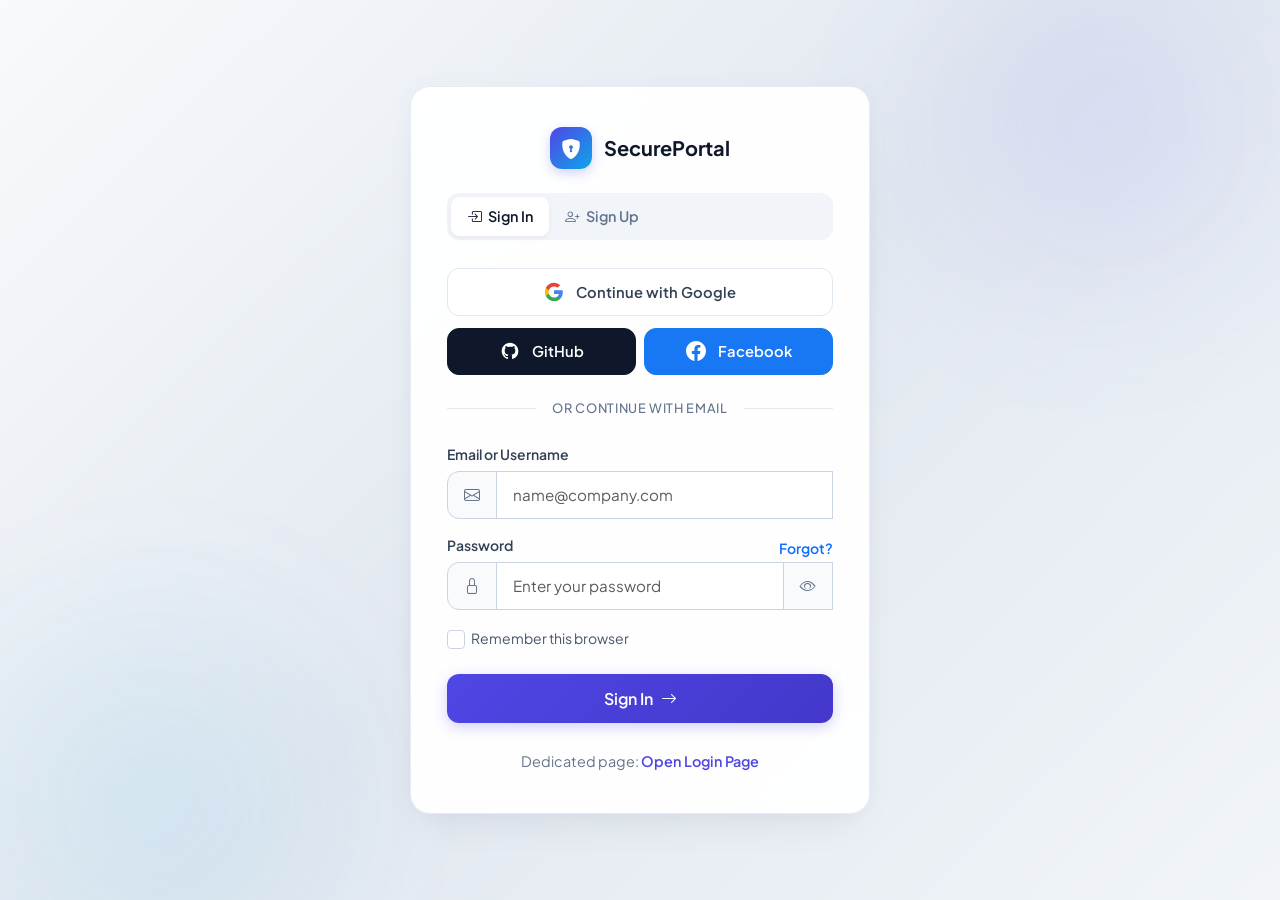
<file: auth-service/src/main/resources/static/index.html>
<!DOCTYPE html>
<html lang="en">
<head>
  <meta charset="UTF-8">
  <meta name="viewport" content="width=device-width, initial-scale=1.0">
  <title>Authentication Portal - Login & Sign Up</title>
  <meta name="description" content="Modern authentication frontend with Google, GitHub, and Facebook OAuth">

  <!-- Google Fonts: Plus Jakarta Sans -->
  <link rel="preconnect" href="https://fonts.googleapis.com">
  <link rel="preconnect" href="https://fonts.gstatic.com" crossorigin>
  <link href="https://fonts.googleapis.com/css2?family=Plus+Jakarta+Sans:wght@400;500;600;700&display=swap" rel="stylesheet">

  <!-- Bootstrap 5.3 CSS -->
  <link href="https://cdn.jsdelivr.net/npm/bootstrap@5.3.3/dist/css/bootstrap.min.css" rel="stylesheet">

  <!-- Bootstrap Icons -->
  <link rel="stylesheet" href="https://cdn.jsdelivr.net/npm/bootstrap-icons@1.11.3/font/bootstrap-icons.min.css">

  <!-- Custom Styles -->
  <link rel="stylesheet" href="css/style.css">
</head>
<body>

  <!-- Ambient background glow elements -->
  <div class="bg-ambient-blob blob-1"></div>
  <div class="bg-ambient-blob blob-2"></div>

  <main class="auth-wrapper">
    <div class="auth-card">
      
      <!-- Brand Logo / Header -->
      <div class="text-center">
        <a href="index.html" class="auth-brand">
          <div class="auth-brand-icon">
            <i class="bi bi-shield-lock-fill fs-5"></i>
          </div>
          <span>SecurePortal</span>
        </a>
      </div>

      <!-- Tab Switcher for Seamless Interaction -->
      <ul class="nav auth-nav-tabs" id="authTabs" role="tablist">
        <li class="nav-item" role="presentation">
          <button class="nav-link active" id="login-tab" data-bs-toggle="tab" data-bs-target="#loginPane" type="button" role="tab" aria-controls="loginPane" aria-selected="true">
            <i class="bi bi-box-arrow-in-right me-1"></i> Sign In
          </button>
        </li>
        <li class="nav-item" role="presentation">
          <button class="nav-link" id="signup-tab" data-bs-toggle="tab" data-bs-target="#signupPane" type="button" role="tab" aria-controls="signupPane" aria-selected="false">
            <i class="bi bi-person-plus me-1"></i> Sign Up
          </button>
        </li>
      </ul>

      <!-- Common Social OAuth Sign-In (Google, GitHub, Facebook) -->
      <div class="oauth-group">
        <!-- Google OAuth -->
        <button type="button" class="btn btn-oauth btn-oauth-google" data-oauth-provider="google">
          <svg viewBox="0 0 24 24" width="20" height="20" aria-hidden="true">
            <path fill="#4285F4" d="M22.56 12.25c0-.78-.07-1.53-.2-2.25H12v4.26h5.92c-.26 1.37-1.04 2.53-2.21 3.31v2.77h3.57c2.08-1.92 3.28-4.74 3.28-8.09z"/>
            <path fill="#34A853" d="M12 23c2.97 0 5.46-.98 7.28-2.66l-3.57-2.77c-.98.66-2.23 1.06-3.71 1.06-2.86 0-5.29-1.93-6.16-4.53H2.18v2.84C3.99 20.53 7.7 23 12 23z"/>
            <path fill="#FBBC05" d="M5.84 14.09c-.22-.66-.35-1.36-.35-2.09s.13-1.43.35-2.09V7.06H2.18C1.43 8.55 1 10.22 1 12s.43 3.45 1.18 4.94l2.85-2.22.81-.63z"/>
            <path fill="#EA4335" d="M12 5.38c1.62 0 3.06.56 4.21 1.64l3.15-3.15C17.45 2.09 14.97 1 12 1 7.7 1 3.99 3.47 2.18 7.06l3.66 2.84c.87-2.6 3.3-4.52 6.16-4.52z"/>
          </svg>
          <span>Continue with Google</span>
        </button>

        <!-- GitHub & Facebook Row -->
        <div class="row g-2">
          <div class="col-6">
            <button type="button" class="btn btn-oauth btn-oauth-github w-100" data-oauth-provider="github">
              <svg viewBox="0 0 24 24" width="20" height="20" fill="currentColor" aria-hidden="true">
                <path fill-rule="evenodd" clip-rule="evenodd" d="M12 2C6.477 2 2 6.484 2 12.017c0 4.425 2.865 8.18 6.839 9.504.5.092.682-.217.682-.483 0-.237-.008-.868-.013-1.703-2.782.605-3.369-1.343-3.369-1.343-.454-1.158-1.11-1.466-1.11-1.466-.908-.62.069-.608.069-.608 1.003.07 1.53 1.032 1.53 1.032.892 1.53 2.341 1.088 2.91.832.092-.647.35-1.088.636-1.338-2.22-.253-4.555-1.113-4.555-4.951 0-1.093.39-1.988 1.029-2.688-.103-.253-.446-1.272.098-2.65 0 0 .84-.27 2.75 1.026A9.564 9.564 0 0112 6.844c.85.004 1.705.115 2.504.337 1.909-1.296 2.747-1.027 2.747-1.027.546 1.379.202 2.398.1 2.651.64.7 1.028 1.595 1.028 2.688 0 3.848-2.339 4.695-4.566 4.943.359.309.678.92.678 1.855 0 1.338-.012 2.419-.012 2.747 0 .268.18.58.688.482A10.019 10.019 0 0022 12.017C22 6.484 17.522 2 12 2z"/>
              </svg>
              <span>GitHub</span>
            </button>
          </div>
          <div class="col-6">
            <button type="button" class="btn btn-oauth btn-oauth-facebook w-100" data-oauth-provider="facebook">
              <svg viewBox="0 0 24 24" width="20" height="20" fill="currentColor" aria-hidden="true">
                <path d="M24 12.073c0-6.627-5.373-12-12-12s-12 5.373-12 12c0 5.99 4.388 10.954 10.125 11.854v-8.385H7.078v-3.47h3.047V9.43c0-3.007 1.792-4.669 4.533-4.669 1.312 0 2.686.235 2.686.235v2.953H15.83c-1.491 0-1.956.925-1.956 1.874v2.25h3.328l-.532 3.47h-2.796v8.385C19.612 23.027 24 18.062 24 12.073z"/>
              </svg>
              <span>Facebook</span>
            </button>
          </div>
        </div>
      </div>

      <!-- Divider -->
      <div class="auth-divider">
        <span>or continue with email</span>
      </div>

      <!-- Tab Content Panels -->
      <div class="tab-content" id="authTabContent">
        
        <!-- PANE 1: LOGIN -->
        <div class="tab-pane fade show active" id="loginPane" role="tabpanel" aria-labelledby="login-tab">
          <div id="loginAlertArea"></div>

          <form id="loginForm" novalidate autocomplete="on">
            <!-- Email / Username -->
            <div class="mb-3">
              <label for="loginIdentifier" class="form-label">Email or Username</label>
              <div class="input-group">
                <span class="input-group-text"><i class="bi bi-envelope"></i></span>
                <input 
                  type="text" 
                  class="form-control" 
                  id="loginIdentifier" 
                  name="username"
                  placeholder="name@company.com" 
                  autocomplete="username" 
                  inputmode="email"
                  required>
                <div class="invalid-feedback">Please enter your email or username.</div>
              </div>
            </div>

            <!-- Password -->
            <div class="mb-3">
              <div class="d-flex justify-content-between align-items-center">
                <label for="loginPassword" class="form-label">Password</label>
                <a href="#forgotPasswordModal" class="small text-decoration-none text-primary fw-semibold" data-bs-toggle="modal">Forgot?</a>
              </div>
              <div class="input-group">
                <span class="input-group-text"><i class="bi bi-lock"></i></span>
                <input 
                  type="password" 
                  class="form-control" 
                  id="loginPassword" 
                  name="password"
                  placeholder="Enter your password" 
                  autocomplete="current-password" 
                  required>
                <button 
                  type="button" 
                  class="btn btn-password-toggle" 
                  data-target="loginPassword" 
                  aria-label="Toggle password visibility" 
                  aria-pressed="false"
                  tabindex="-1">
                  <i class="bi bi-eye"></i>
                </button>
                <div class="invalid-feedback">Please enter your password.</div>
              </div>
            </div>

            <!-- Remember me -->
            <div class="form-check mb-4">
              <input class="form-check-input" type="checkbox" id="rememberMe" name="remember">
              <label class="form-check-label" for="rememberMe">Remember this browser</label>
            </div>

            <!-- Submit -->
            <button type="submit" class="btn btn-auth-submit">
              <span>Sign In</span>
              <i class="bi bi-arrow-right"></i>
            </button>
          </form>

          <div class="auth-footer">
            Dedicated page: <a href="login.html">Open Login Page</a>
          </div>
        </div>

        <!-- PANE 2: SIGN UP -->
        <div class="tab-pane fade" id="signupPane" role="tabpanel" aria-labelledby="signup-tab">
          <div id="signupAlertArea"></div>

          <form id="signupForm" novalidate autocomplete="on">
            <!-- Full Name -->
            <div class="mb-3">
              <label for="signupName" class="form-label">Full Name</label>
              <div class="input-group">
                <span class="input-group-text"><i class="bi bi-person"></i></span>
                <input 
                  type="text" 
                  class="form-control" 
                  id="signupName" 
                  name="name"
                  placeholder="Alex Johnson" 
                  autocomplete="name" 
                  required>
                <div class="invalid-feedback">Please enter your full name.</div>
              </div>
            </div>

            <!-- Email -->
            <div class="mb-3">
              <label for="signupEmail" class="form-label">Email Address</label>
              <div class="input-group">
                <span class="input-group-text"><i class="bi bi-envelope"></i></span>
                <input 
                  type="email" 
                  class="form-control" 
                  id="signupEmail" 
                  name="email"
                  placeholder="alex@company.com" 
                  autocomplete="email" 
                  inputmode="email"
                  required>
                <div class="invalid-feedback">Please enter a valid email.</div>
              </div>
            </div>

            <!-- Password -->
            <div class="mb-2">
              <label for="signupPassword" class="form-label">Password</label>
              <div class="input-group">
                <span class="input-group-text"><i class="bi bi-shield-lock"></i></span>
                <input 
                  type="password" 
                  class="form-control" 
                  id="signupPassword" 
                  name="new-password"
                  placeholder="Create strong password" 
                  autocomplete="new-password" 
                  required>
                <button 
                  type="button" 
                  class="btn btn-password-toggle" 
                  data-target="signupPassword" 
                  aria-label="Toggle password visibility" 
                  aria-pressed="false"
                  tabindex="-1">
                  <i class="bi bi-eye"></i>
                </button>
                <div class="invalid-feedback">Password is required.</div>
              </div>

              <!-- Password Strength Meter -->
              <div class="password-strength-container">
                <div class="password-strength-meter">
                  <div class="strength-bar" id="strengthBar"></div>
                </div>
                <div class="strength-text">
                  <span>Strength</span>
                  <span id="strengthLabel"></span>
                </div>

                <!-- Checklist -->
                <ul class="password-criteria-list">
                  <li class="criteria-item" id="crit-length"><i class="bi bi-circle"></i> 8+ characters</li>
                  <li class="criteria-item" id="crit-upper"><i class="bi bi-circle"></i> Uppercase</li>
                  <li class="criteria-item" id="crit-lower"><i class="bi bi-circle"></i> Lowercase</li>
                  <li class="criteria-item" id="crit-number"><i class="bi bi-circle"></i> Number (0-9)</li>
                  <li class="criteria-item" id="crit-special"><i class="bi bi-circle"></i> Special symbol</li>
                </ul>
              </div>
            </div>

            <!-- Confirm Password -->
            <div class="mb-3 mt-3">
              <label for="confirmPassword" class="form-label">Confirm Password</label>
              <div class="input-group">
                <span class="input-group-text"><i class="bi bi-check2-circle"></i></span>
                <input 
                  type="password" 
                  class="form-control" 
                  id="confirmPassword" 
                  placeholder="Confirm your password" 
                  autocomplete="new-password" 
                  required>
                <button 
                  type="button" 
                  class="btn btn-password-toggle" 
                  data-target="confirmPassword" 
                  aria-label="Toggle password visibility" 
                  aria-pressed="false"
                  tabindex="-1">
                  <i class="bi bi-eye"></i>
                </button>
                <div class="invalid-feedback">Passwords must match.</div>
              </div>
            </div>

            <!-- Terms -->
            <div class="form-check mb-4">
              <input class="form-check-input" type="checkbox" id="termsCheckbox" required>
              <label class="form-check-label" for="termsCheckbox">
                I agree to the <a href="#" class="text-decoration-none text-primary">Terms</a> and <a href="#" class="text-decoration-none text-primary">Privacy</a>
              </label>
              <div class="invalid-feedback">You must accept the terms.</div>
            </div>

            <!-- Submit -->
            <button type="submit" class="btn btn-auth-submit">
              <span>Create Account</span>
              <i class="bi bi-arrow-right"></i>
            </button>
          </form>

          <div class="auth-footer">
            Dedicated page: <a href="signup.html">Open Signup Page</a>
          </div>
        </div>

      </div>

    </div>
  </main>

  <!-- Forgot Password Bootstrap Modal -->
  <div class="modal fade" id="forgotPasswordModal" tabindex="-1" aria-labelledby="forgotPasswordModalLabel" aria-hidden="true">
    <div class="modal-dialog modal-dialog-centered">
      <div class="modal-content rounded-4 border-0 shadow">
        <div class="modal-header border-bottom-0 pb-0">
          <h2 class="modal-title fs-5 fw-bold" id="forgotPasswordModalLabel">Reset Password</h2>
          <button type="button" class="btn-close" data-bs-dismiss="modal" aria-label="Close"></button>
        </div>
        <div class="modal-body py-4">
          <p class="text-muted small mb-3">Enter your registered email address and we will send you a password recovery link.</p>
          <div id="forgotPasswordAlert"></div>
          <form id="forgotPasswordForm" novalidate>
            <div class="mb-3">
              <label for="resetEmail" class="form-label">Email Address</label>
              <div class="input-group">
                <span class="input-group-text"><i class="bi bi-envelope"></i></span>
                <input type="email" class="form-control" id="resetEmail" placeholder="name@company.com" required autocomplete="email">
                <div class="invalid-feedback">Please enter a valid email address.</div>
              </div>
            </div>
            <div class="d-grid gap-2 mt-4">
              <button type="submit" class="btn btn-primary fw-semibold py-2">Send Reset Link</button>
              <button type="button" class="btn btn-light text-secondary py-2" data-bs-dismiss="modal">Cancel</button>
            </div>
          </form>
        </div>
      </div>
    </div>
  </div>

  <!-- Bootstrap 5.3 Bundle JS -->
  <script src="https://cdn.jsdelivr.net/npm/bootstrap@5.3.3/dist/js/bootstrap.bundle.min.js"></script>

  <!-- Custom Auth Logic -->
  <script src="js/auth.js"></script>
</body>
</html>
</file>
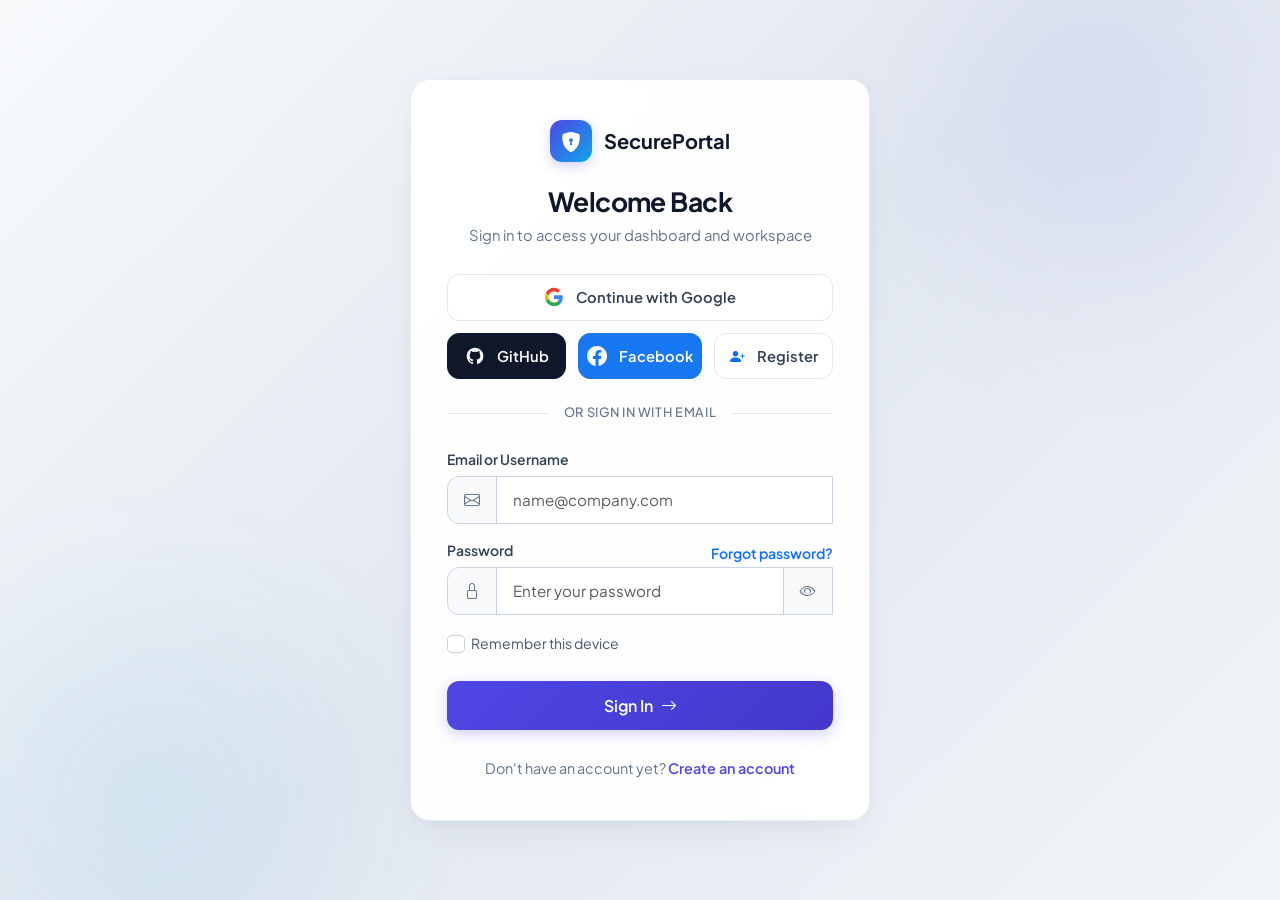
<file: auth-service/src/main/resources/static/login.html>
<!DOCTYPE html>
<html lang="en">
<head>
  <meta charset="UTF-8">
  <meta name="viewport" content="width=device-width, initial-scale=1.0">
  <title>Sign In - Account Portal</title>
  <meta name="description" content="Secure login with Google, GitHub, Facebook or email">

  <!-- Google Fonts: Plus Jakarta Sans -->
  <link rel="preconnect" href="https://fonts.googleapis.com">
  <link rel="preconnect" href="https://fonts.gstatic.com" crossorigin>
  <link href="https://fonts.googleapis.com/css2?family=Plus+Jakarta+Sans:wght@400;500;600;700&display=swap" rel="stylesheet">

  <!-- Bootstrap 5.3 CSS -->
  <link href="https://cdn.jsdelivr.net/npm/bootstrap@5.3.3/dist/css/bootstrap.min.css" rel="stylesheet">

  <!-- Bootstrap Icons -->
  <link rel="stylesheet" href="https://cdn.jsdelivr.net/npm/bootstrap-icons@1.11.3/font/bootstrap-icons.min.css">

  <!-- Custom Styles -->
  <link rel="stylesheet" href="css/style.css">
</head>
<body>

  <!-- Ambient background glow elements -->
  <div class="bg-ambient-blob blob-1"></div>
  <div class="bg-ambient-blob blob-2"></div>

  <main class="auth-wrapper">
    <div class="auth-card">
      
      <!-- Brand Logo / Header -->
      <div class="text-center">
        <a href="index.html" class="auth-brand">
          <div class="auth-brand-icon">
            <i class="bi bi-shield-lock-fill fs-5"></i>
          </div>
          <span>SecurePortal</span>
        </a>
      </div>

      <div class="auth-header text-center">
        <h1>Welcome Back</h1>
        <p>Sign in to access your dashboard and workspace</p>
      </div>

      <!-- Alert notifications container -->
      <div id="loginAlertArea"></div>

      <!-- OAuth Social Sign In Providers -->
      <div class="oauth-group">
        <!-- Google Sign In -->
        <button type="button" class="btn btn-oauth btn-oauth-google" data-oauth-provider="google">
          <svg viewBox="0 0 24 24" width="20" height="20" aria-hidden="true">
            <path fill="#4285F4" d="M22.56 12.25c0-.78-.07-1.53-.2-2.25H12v4.26h5.92c-.26 1.37-1.04 2.53-2.21 3.31v2.77h3.57c2.08-1.92 3.28-4.74 3.28-8.09z"/>
            <path fill="#34A853" d="M12 23c2.97 0 5.46-.98 7.28-2.66l-3.57-2.77c-.98.66-2.23 1.06-3.71 1.06-2.86 0-5.29-1.93-6.16-4.53H2.18v2.84C3.99 20.53 7.7 23 12 23z"/>
            <path fill="#FBBC05" d="M5.84 14.09c-.22-.66-.35-1.36-.35-2.09s.13-1.43.35-2.09V7.06H2.18C1.43 8.55 1 10.22 1 12s.43 3.45 1.18 4.94l2.85-2.22.81-.63z"/>
            <path fill="#EA4335" d="M12 5.38c1.62 0 3.06.56 4.21 1.64l3.15-3.15C17.45 2.09 14.97 1 12 1 7.7 1 3.99 3.47 2.18 7.06l3.66 2.84c.87-2.6 3.3-4.52 6.16-4.52z"/>
          </svg>
          <span>Continue with Google</span>
        </button>

        <div class="oauth-grid">
          <!-- GitHub Sign In -->
          <button type="button" class="btn btn-oauth btn-oauth-github" data-oauth-provider="github">
            <svg viewBox="0 0 24 24" width="20" height="20" fill="currentColor" aria-hidden="true">
              <path fill-rule="evenodd" clip-rule="evenodd" d="M12 2C6.477 2 2 6.484 2 12.017c0 4.425 2.865 8.18 6.839 9.504.5.092.682-.217.682-.483 0-.237-.008-.868-.013-1.703-2.782.605-3.369-1.343-3.369-1.343-.454-1.158-1.11-1.466-1.11-1.466-.908-.62.069-.608.069-.608 1.003.07 1.53 1.032 1.53 1.032.892 1.53 2.341 1.088 2.91.832.092-.647.35-1.088.636-1.338-2.22-.253-4.555-1.113-4.555-4.951 0-1.093.39-1.988 1.029-2.688-.103-.253-.446-1.272.098-2.65 0 0 .84-.27 2.75 1.026A9.564 9.564 0 0112 6.844c.85.004 1.705.115 2.504.337 1.909-1.296 2.747-1.027 2.747-1.027.546 1.379.202 2.398.1 2.651.64.7 1.028 1.595 1.028 2.688 0 3.848-2.339 4.695-4.566 4.943.359.309.678.92.678 1.855 0 1.338-.012 2.419-.012 2.747 0 .268.18.58.688.482A10.019 10.019 0 0022 12.017C22 6.484 17.522 2 12 2z"/>
            </svg>
            <span>GitHub</span>
          </button>

          <!-- Facebook Sign In -->
          <button type="button" class="btn btn-oauth btn-oauth-facebook" data-oauth-provider="facebook">
            <svg viewBox="0 0 24 24" width="20" height="20" fill="currentColor" aria-hidden="true">
              <path d="M24 12.073c0-6.627-5.373-12-12-12s-12 5.373-12 12c0 5.99 4.388 10.954 10.125 11.854v-8.385H7.078v-3.47h3.047V9.43c0-3.007 1.792-4.669 4.533-4.669 1.312 0 2.686.235 2.686.235v2.953H15.83c-1.491 0-1.956.925-1.956 1.874v2.25h3.328l-.532 3.47h-2.796v8.385C19.612 23.027 24 18.062 24 12.073z"/>
            </svg>
            <span>Facebook</span>
          </button>

          <!-- Alternative Direct OAuth Tab -->
          <a href="signup.html" class="btn btn-oauth" title="New registration">
            <i class="bi bi-person-plus-fill text-primary"></i>
            <span>Register</span>
          </a>
        </div>
      </div>

      <!-- Divider -->
      <div class="auth-divider">
        <span>or sign in with email</span>
      </div>

      <!-- Manual Login Form -->
      <form id="loginForm" novalidate autocomplete="on">
        
        <!-- Email / Username Input -->
        <div class="mb-3">
          <label for="loginIdentifier" class="form-label">Email or Username</label>
          <div class="input-group">
            <span class="input-group-text"><i class="bi bi-envelope"></i></span>
            <input 
              type="text" 
              class="form-control" 
              id="loginIdentifier" 
              name="username"
              placeholder="name@company.com" 
              autocomplete="username" 
              inputmode="email"
              required>
            <div class="invalid-feedback">Please enter your email or username.</div>
          </div>
        </div>

        <!-- Password Input with Show/Hide Toggle -->
        <div class="mb-3">
          <div class="d-flex justify-content-between align-items-center">
            <label for="loginPassword" class="form-label">Password</label>
            <a href="#forgotPasswordModal" class="small text-decoration-none text-primary fw-semibold" data-bs-toggle="modal">Forgot password?</a>
          </div>
          <div class="input-group">
            <span class="input-group-text"><i class="bi bi-lock"></i></span>
            <input 
              type="password" 
              class="form-control" 
              id="loginPassword" 
              name="password"
              placeholder="Enter your password" 
              autocomplete="current-password" 
              required>
            <button 
              type="button" 
              class="btn btn-password-toggle" 
              data-target="loginPassword" 
              aria-label="Toggle password visibility" 
              aria-pressed="false"
              tabindex="-1">
              <i class="bi bi-eye"></i>
            </button>
            <div class="invalid-feedback">Please provide your password.</div>
          </div>
        </div>

        <!-- Remember Me Checkbox -->
        <div class="d-flex justify-content-between align-items-center mb-4">
          <div class="form-check">
            <input class="form-check-input" type="checkbox" id="rememberMe" name="remember">
            <label class="form-check-label" for="rememberMe">Remember this device</label>
          </div>
        </div>

        <!-- Submit Button -->
        <button type="submit" class="btn btn-auth-submit">
          <span>Sign In</span>
          <i class="bi bi-arrow-right"></i>
        </button>
      </form>

      <!-- Footer switch link -->
      <div class="auth-footer">
        Don't have an account yet? <a href="signup.html">Create an account</a>
      </div>

    </div>
  </main>

  <!-- Forgot Password Bootstrap Modal -->
  <div class="modal fade" id="forgotPasswordModal" tabindex="-1" aria-labelledby="forgotPasswordModalLabel" aria-hidden="true">
    <div class="modal-dialog modal-dialog-centered">
      <div class="modal-content rounded-4 border-0 shadow">
        <div class="modal-header border-bottom-0 pb-0">
          <h2 class="modal-title fs-5 fw-bold" id="forgotPasswordModalLabel">Reset Your Password</h2>
          <button type="button" class="btn-close" data-bs-dismiss="modal" aria-label="Close"></button>
        </div>
        <div class="modal-body py-4">
          <p class="text-muted small mb-3">Enter the email associated with your account and we'll send you instructions to reset your password.</p>
          <div id="forgotPasswordAlert"></div>
          <form id="forgotPasswordForm" novalidate>
            <div class="mb-3">
              <label for="resetEmail" class="form-label">Email Address</label>
              <div class="input-group">
                <span class="input-group-text"><i class="bi bi-envelope"></i></span>
                <input type="email" class="form-control" id="resetEmail" placeholder="name@company.com" required autocomplete="email">
                <div class="invalid-feedback">Please enter a valid email address.</div>
              </div>
            </div>
            <div class="d-grid gap-2 mt-4">
              <button type="submit" class="btn btn-primary fw-semibold py-2">Send Reset Link</button>
              <button type="button" class="btn btn-light text-secondary py-2" data-bs-dismiss="modal">Cancel</button>
            </div>
          </form>
        </div>
      </div>
    </div>
  </div>

  <!-- Bootstrap 5.3 Bundle JS -->
  <script src="https://cdn.jsdelivr.net/npm/bootstrap@5.3.3/dist/js/bootstrap.bundle.min.js"></script>

  <!-- Custom Auth Logic -->
  <script src="js/auth.js"></script>
</body>
</html>
</file>
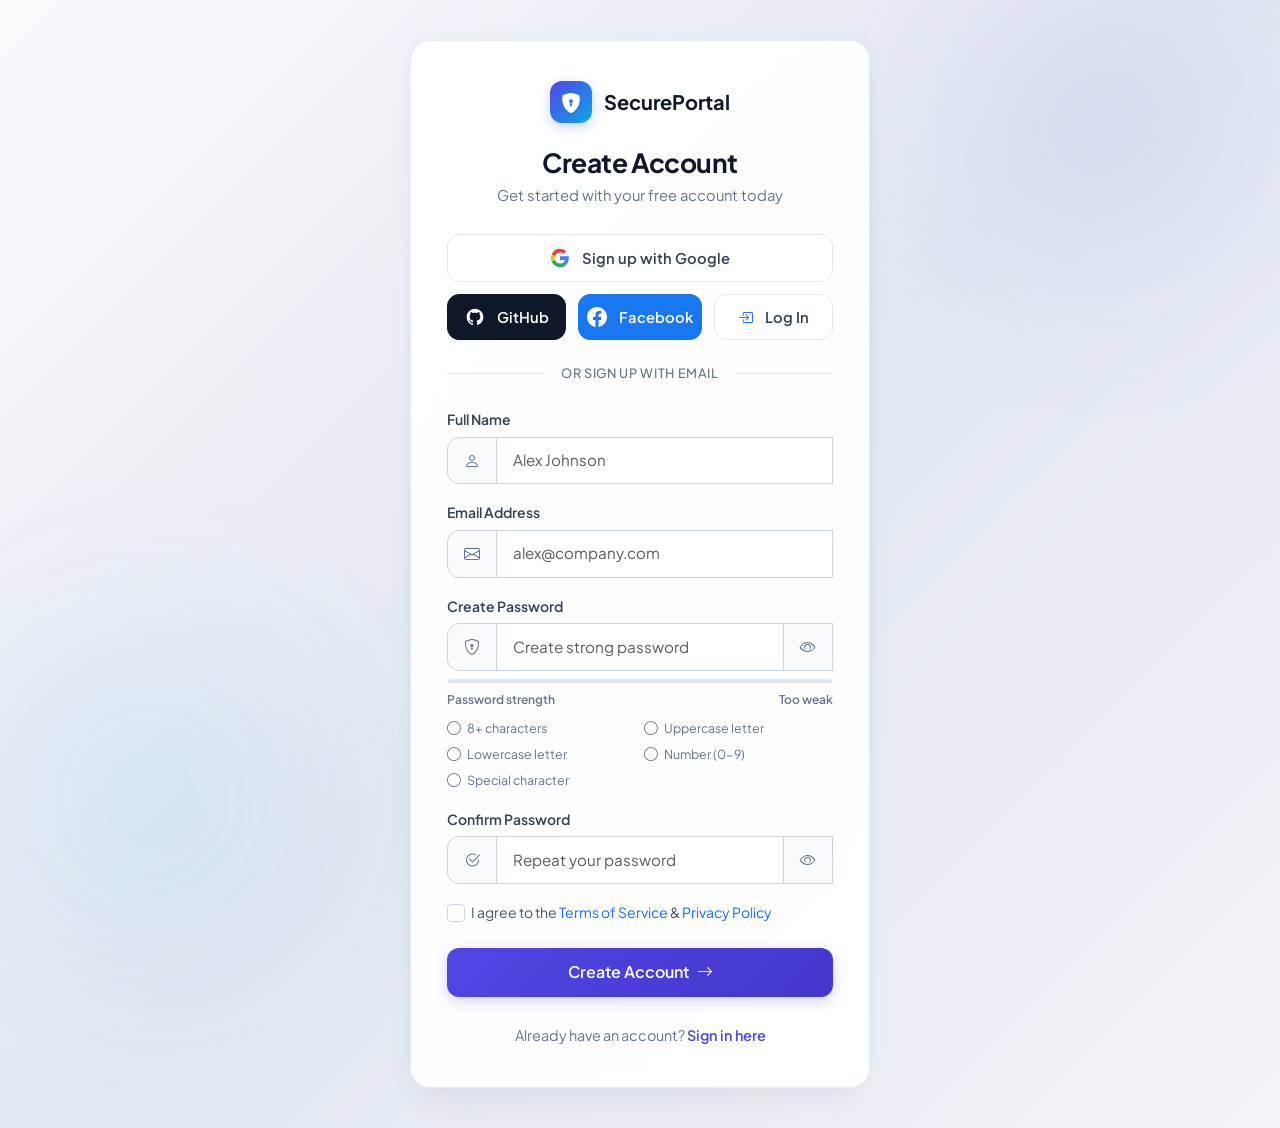
<file: auth-service/src/main/resources/static/signup.html>
<!DOCTYPE html>
<html lang="en">
<head>
  <meta charset="UTF-8">
  <meta name="viewport" content="width=device-width, initial-scale=1.0">
  <title>Sign Up - Create Account</title>
  <meta name="description" content="Register an account using Google, GitHub, Facebook or email">

  <!-- Google Fonts: Plus Jakarta Sans -->
  <link rel="preconnect" href="https://fonts.googleapis.com">
  <link rel="preconnect" href="https://fonts.gstatic.com" crossorigin>
  <link href="https://fonts.googleapis.com/css2?family=Plus+Jakarta+Sans:wght@400;500;600;700&display=swap" rel="stylesheet">

  <!-- Bootstrap 5.3 CSS -->
  <link href="https://cdn.jsdelivr.net/npm/bootstrap@5.3.3/dist/css/bootstrap.min.css" rel="stylesheet">

  <!-- Bootstrap Icons -->
  <link rel="stylesheet" href="https://cdn.jsdelivr.net/npm/bootstrap-icons@1.11.3/font/bootstrap-icons.min.css">

  <!-- Custom Styles -->
  <link rel="stylesheet" href="css/style.css">
</head>
<body>

  <!-- Ambient background glow elements -->
  <div class="bg-ambient-blob blob-1"></div>
  <div class="bg-ambient-blob blob-2"></div>

  <main class="auth-wrapper">
    <div class="auth-card">
      
      <!-- Brand Logo / Header -->
      <div class="text-center">
        <a href="index.html" class="auth-brand">
          <div class="auth-brand-icon">
            <i class="bi bi-shield-lock-fill fs-5"></i>
          </div>
          <span>SecurePortal</span>
        </a>
      </div>

      <div class="auth-header text-center">
        <h1>Create Account</h1>
        <p>Get started with your free account today</p>
      </div>

      <!-- Alert notifications container -->
      <div id="signupAlertArea"></div>

      <!-- OAuth Social Sign Up Providers -->
      <div class="oauth-group">
        <!-- Google Sign Up -->
        <button type="button" class="btn btn-oauth btn-oauth-google" data-oauth-provider="google">
          <svg viewBox="0 0 24 24" width="20" height="20" aria-hidden="true">
            <path fill="#4285F4" d="M22.56 12.25c0-.78-.07-1.53-.2-2.25H12v4.26h5.92c-.26 1.37-1.04 2.53-2.21 3.31v2.77h3.57c2.08-1.92 3.28-4.74 3.28-8.09z"/>
            <path fill="#34A853" d="M12 23c2.97 0 5.46-.98 7.28-2.66l-3.57-2.77c-.98.66-2.23 1.06-3.71 1.06-2.86 0-5.29-1.93-6.16-4.53H2.18v2.84C3.99 20.53 7.7 23 12 23z"/>
            <path fill="#FBBC05" d="M5.84 14.09c-.22-.66-.35-1.36-.35-2.09s.13-1.43.35-2.09V7.06H2.18C1.43 8.55 1 10.22 1 12s.43 3.45 1.18 4.94l2.85-2.22.81-.63z"/>
            <path fill="#EA4335" d="M12 5.38c1.62 0 3.06.56 4.21 1.64l3.15-3.15C17.45 2.09 14.97 1 12 1 7.7 1 3.99 3.47 2.18 7.06l3.66 2.84c.87-2.6 3.3-4.52 6.16-4.52z"/>
          </svg>
          <span>Sign up with Google</span>
        </button>

        <div class="oauth-grid">
          <!-- GitHub Sign Up -->
          <button type="button" class="btn btn-oauth btn-oauth-github" data-oauth-provider="github">
            <svg viewBox="0 0 24 24" width="20" height="20" fill="currentColor" aria-hidden="true">
              <path fill-rule="evenodd" clip-rule="evenodd" d="M12 2C6.477 2 2 6.484 2 12.017c0 4.425 2.865 8.18 6.839 9.504.5.092.682-.217.682-.483 0-.237-.008-.868-.013-1.703-2.782.605-3.369-1.343-3.369-1.343-.454-1.158-1.11-1.466-1.11-1.466-.908-.62.069-.608.069-.608 1.003.07 1.53 1.032 1.53 1.032.892 1.53 2.341 1.088 2.91.832.092-.647.35-1.088.636-1.338-2.22-.253-4.555-1.113-4.555-4.951 0-1.093.39-1.988 1.029-2.688-.103-.253-.446-1.272.098-2.65 0 0 .84-.27 2.75 1.026A9.564 9.564 0 0112 6.844c.85.004 1.705.115 2.504.337 1.909-1.296 2.747-1.027 2.747-1.027.546 1.379.202 2.398.1 2.651.64.7 1.028 1.595 1.028 2.688 0 3.848-2.339 4.695-4.566 4.943.359.309.678.92.678 1.855 0 1.338-.012 2.419-.012 2.747 0 .268.18.58.688.482A10.019 10.019 0 0022 12.017C22 6.484 17.522 2 12 2z"/>
            </svg>
            <span>GitHub</span>
          </button>

          <!-- Facebook Sign Up -->
          <button type="button" class="btn btn-oauth btn-oauth-facebook" data-oauth-provider="facebook">
            <svg viewBox="0 0 24 24" width="20" height="20" fill="currentColor" aria-hidden="true">
              <path d="M24 12.073c0-6.627-5.373-12-12-12s-12 5.373-12 12c0 5.99 4.388 10.954 10.125 11.854v-8.385H7.078v-3.47h3.047V9.43c0-3.007 1.792-4.669 4.533-4.669 1.312 0 2.686.235 2.686.235v2.953H15.83c-1.491 0-1.956.925-1.956 1.874v2.25h3.328l-.532 3.47h-2.796v8.385C19.612 23.027 24 18.062 24 12.073z"/>
            </svg>
            <span>Facebook</span>
          </button>

          <!-- Alternative Direct OAuth Tab -->
          <a href="login.html" class="btn btn-oauth" title="Existing account">
            <i class="bi bi-box-arrow-in-right text-primary"></i>
            <span>Log In</span>
          </a>
        </div>
      </div>

      <!-- Divider -->
      <div class="auth-divider">
        <span>or sign up with email</span>
      </div>

      <!-- Manual Signup Form -->
      <form id="signupForm" novalidate autocomplete="on">
        
        <!-- Full Name Input -->
        <div class="mb-3">
          <label for="signupName" class="form-label">Full Name</label>
          <div class="input-group">
            <span class="input-group-text"><i class="bi bi-person"></i></span>
            <input 
              type="text" 
              class="form-control" 
              id="signupName" 
              name="name"
              placeholder="Alex Johnson" 
              autocomplete="name" 
              required>
            <div class="invalid-feedback">Please enter your name.</div>
          </div>
        </div>

        <!-- Email Input -->
        <div class="mb-3">
          <label for="signupEmail" class="form-label">Email Address</label>
          <div class="input-group">
            <span class="input-group-text"><i class="bi bi-envelope"></i></span>
            <input 
              type="email" 
              class="form-control" 
              id="signupEmail" 
              name="email"
              placeholder="alex@company.com" 
              autocomplete="email" 
              inputmode="email"
              required>
            <div class="invalid-feedback">Please enter a valid email address.</div>
          </div>
        </div>

        <!-- Password Input -->
        <div class="mb-2">
          <label for="signupPassword" class="form-label">Create Password</label>
          <div class="input-group">
            <span class="input-group-text"><i class="bi bi-shield-lock"></i></span>
            <input 
              type="password" 
              class="form-control" 
              id="signupPassword" 
              name="new-password"
              placeholder="Create strong password" 
              autocomplete="new-password" 
              required>
            <button 
              type="button" 
              class="btn btn-password-toggle" 
              data-target="signupPassword" 
              aria-label="Toggle password visibility" 
              aria-pressed="false"
              tabindex="-1">
              <i class="bi bi-eye"></i>
            </button>
            <div class="invalid-feedback">Please choose a password meeting requirements.</div>
          </div>

          <!-- Dynamic Strength Meter -->
          <div class="password-strength-container">
            <div class="password-strength-meter">
              <div class="strength-bar" id="strengthBar"></div>
            </div>
            <div class="strength-text">
              <span>Password strength</span>
              <span id="strengthLabel">Too weak</span>
            </div>

            <!-- Password Requirements Checklist -->
            <ul class="password-criteria-list">
              <li class="criteria-item" id="crit-length"><i class="bi bi-circle"></i> 8+ characters</li>
              <li class="criteria-item" id="crit-upper"><i class="bi bi-circle"></i> Uppercase letter</li>
              <li class="criteria-item" id="crit-lower"><i class="bi bi-circle"></i> Lowercase letter</li>
              <li class="criteria-item" id="crit-number"><i class="bi bi-circle"></i> Number (0-9)</li>
              <li class="criteria-item" id="crit-special"><i class="bi bi-circle"></i> Special character</li>
            </ul>
          </div>
        </div>

        <!-- Confirm Password Input -->
        <div class="mb-3 mt-3">
          <label for="confirmPassword" class="form-label">Confirm Password</label>
          <div class="input-group">
            <span class="input-group-text"><i class="bi bi-check2-circle"></i></span>
            <input 
              type="password" 
              class="form-control" 
              id="confirmPassword" 
              placeholder="Repeat your password" 
              autocomplete="new-password" 
              required>
            <button 
              type="button" 
              class="btn btn-password-toggle" 
              data-target="confirmPassword" 
              aria-label="Toggle password visibility" 
              aria-pressed="false"
              tabindex="-1">
              <i class="bi bi-eye"></i>
            </button>
            <div class="invalid-feedback">Passwords must match.</div>
          </div>
        </div>

        <!-- Terms and Conditions Checkbox -->
        <div class="form-check mb-4">
          <input class="form-check-input" type="checkbox" id="termsCheckbox" required>
          <label class="form-check-label" for="termsCheckbox">
            I agree to the <a href="#" class="text-decoration-none text-primary">Terms of Service</a> & <a href="#" class="text-decoration-none text-primary">Privacy Policy</a>
          </label>
          <div class="invalid-feedback">You must accept the terms before creating an account.</div>
        </div>

        <!-- Email OTP is the only supported manual signup channel for now -->
        <input type="hidden" id="otpChannel" name="otpChannel" value="EMAIL">

        <!-- Submit Button -->
        <button type="submit" class="btn btn-auth-submit">
          <span>Create Account</span>
          <i class="bi bi-arrow-right"></i>
        </button>
      </form>

      <!-- Email OTP verification panel (shown after successful signup) -->
      <section id="otpVerificationPanel" class="otp-panel d-none" aria-labelledby="otpHeading">
        <div class="text-center mb-3">
          <div class="otp-icon"><i class="bi bi-envelope-check"></i></div>
          <h2 id="otpHeading" class="h4">Verify your email</h2>
          <p class="text-muted">Enter the 6-digit code sent to <strong id="otpEmailLabel"></strong>.</p>
          <p class="text-muted small">The code expires in 5 minutes.</p>
        </div>

        <div id="otpAlertArea" aria-live="polite"></div>

        <p id="otpAttemptsRemaining" class="text-muted small text-center mb-3" aria-live="polite">
          Verification attempts remaining: 5
        </p>

        <form id="verifyOtpForm" novalidate>
          <div class="mb-3">
            <label for="signupOtp" class="form-label">Email verification code</label>
            <input type="text" class="form-control otp-input" id="signupOtp" name="otp"
                   inputmode="numeric" autocomplete="one-time-code" pattern="[0-9]{6}"
                   minlength="6" maxlength="6" placeholder="Enter 6-digit OTP" required>
            <div class="invalid-feedback">Please enter the 6-digit OTP.</div>
          </div>
          <button type="submit" id="verifyOtpButton" class="btn btn-auth-submit">
            <span>Verify Email</span>
            <i class="bi bi-check-circle"></i>
          </button>
        </form>

        <div class="text-center mt-3">
          <p id="resendCountdownText" class="text-muted small">You can request another code in 60 seconds.</p>
          <button type="button" id="resendOtpButton" class="btn btn-link" disabled>Resend OTP</button>
        </div>
      </section>

      <!-- Footer switch link -->
      <div class="auth-footer">
        Already have an account? <a href="login.html">Sign in here</a>
      </div>

    </div>
  </main>

  <!-- Bootstrap 5.3 Bundle JS -->
  <script src="https://cdn.jsdelivr.net/npm/bootstrap@5.3.3/dist/js/bootstrap.bundle.min.js"></script>

  <!-- Custom Auth Logic -->
  <script src="js/auth.js"></script>
</body>
</html>
</file>
<file: auth-service/src/main/resources/static/css/style.css>
/* ==========================================================================
   Modern Authentication UI Stylesheet
   Stack: Bootstrap 5.3 + Custom CSS
   Features: Glassmorphism, smooth animations, OAuth buttons, password strength
   ========================================================================== */

:root {
  --primary-color: #4f46e5;
  --primary-hover: #4338ca;
  --primary-glow: rgba(79, 70, 229, 0.25);
  --secondary-color: #0ea5e9;
  --bg-gradient: linear-gradient(135deg, #f8fafc 0%, #e2e8f0 50%, #f1f5f9 100%);
  --card-bg: rgba(255, 255, 255, 0.95);
  --card-border: rgba(226, 232, 240, 0.8);
  --text-main: #0f172a;
  --text-muted: #64748b;
  --border-radius-card: 1.25rem;
  --border-radius-input: 0.75rem;
  --transition-speed: 0.25s;
  --shadow-card: 0 20px 40px -15px rgba(15, 23, 42, 0.08), 0 0 20px rgba(79, 70, 229, 0.04);
}

/* Base resets & typography */
body {
  font-family: 'Plus Jakarta Sans', -apple-system, BlinkMacSystemFont, "Segoe UI", Roboto, "Helvetica Neue", Arial, sans-serif;
  color: var(--text-main);
  background: var(--bg-gradient);
  min-height: 100vh;
  display: flex;
  flex-direction: column;
  position: relative;
  overflow-x: hidden;
}

/* Ambient glow blobs in background */
.bg-ambient-blob {
  position: fixed;
  border-radius: 50%;
  filter: blur(80px);
  z-index: -1;
  pointer-events: none;
  opacity: 0.6;
}

.blob-1 {
  width: 450px;
  height: 450px;
  top: -100px;
  right: -50px;
  background: radial-gradient(circle, rgba(99, 102, 241, 0.25) 0%, rgba(99, 102, 241, 0) 70%);
}

.blob-2 {
  width: 500px;
  height: 500px;
  bottom: -150px;
  left: -100px;
  background: radial-gradient(circle, rgba(14, 165, 233, 0.2) 0%, rgba(14, 165, 233, 0) 70%);
}

/* Main Container Wrapper */
.auth-wrapper {
  flex: 1;
  display: flex;
  align-items: center;
  justify-content: center;
  padding: 2.5rem 1rem;
}

/* Auth Card */
.auth-card {
  width: 100%;
  max-width: 460px;
  background: var(--card-bg);
  backdrop-filter: blur(16px);
  -webkit-backdrop-filter: blur(16px);
  border: 1px solid var(--card-border);
  border-radius: var(--border-radius-card);
  box-shadow: var(--shadow-card);
  padding: 2.5rem 2.25rem;
  transition: transform var(--transition-speed) ease, box-shadow var(--transition-speed) ease;
  animation: cardFadeIn 0.5s cubic-bezier(0.16, 1, 0.3, 1);
}

@keyframes cardFadeIn {
  from {
    opacity: 0;
    transform: translateY(18px) scale(0.99);
  }
  to {
    opacity: 1;
    transform: translateY(0) scale(1);
  }
}

/* Header branding */
.auth-brand {
  display: inline-flex;
  align-items: center;
  gap: 0.75rem;
  text-decoration: none;
  color: var(--text-main);
  font-weight: 700;
  font-size: 1.25rem;
  margin-bottom: 1.5rem;
}

.auth-brand-icon {
  width: 42px;
  height: 42px;
  background: linear-gradient(135deg, var(--primary-color), var(--secondary-color));
  border-radius: 12px;
  display: flex;
  align-items: center;
  justify-content: center;
  color: white;
  box-shadow: 0 4px 12px var(--primary-glow);
}

.auth-header h1 {
  font-size: 1.65rem;
  font-weight: 700;
  letter-spacing: -0.02em;
  margin-bottom: 0.35rem;
}

.auth-header p {
  color: var(--text-muted);
  font-size: 0.925rem;
  margin-bottom: 1.75rem;
}

/* OAuth Providers Section */
.oauth-group {
  display: flex;
  flex-direction: column;
  gap: 0.75rem;
  margin-bottom: 1.5rem;
}

.btn-oauth {
  position: relative;
  display: inline-flex;
  align-items: center;
  justify-content: center;
  gap: 0.75rem;
  font-weight: 600;
  font-size: 0.92rem;
  padding: 0.72rem 1.25rem;
  border-radius: var(--border-radius-input);
  background-color: #ffffff;
  color: #334155;
  border: 1px solid #e2e8f0;
  transition: all var(--transition-speed) ease;
  cursor: pointer;
  text-decoration: none;
}

.btn-oauth:hover {
  background-color: #f8fafc;
  border-color: #cbd5e1;
  color: #1e293b;
  transform: translateY(-1px);
  box-shadow: 0 4px 10px rgba(0, 0, 0, 0.04);
}

.btn-oauth:active {
  transform: translateY(0);
}

.btn-oauth svg {
  width: 20px;
  height: 20px;
  flex-shrink: 0;
}

/* Custom OAuth colors / highlights */
.btn-oauth-google:hover {
  border-color: #4285f4;
}

.btn-oauth-github {
  background-color: #0f172a;
  border-color: #0f172a;
  color: #ffffff;
}

.btn-oauth-github:hover {
  background-color: #1e293b;
  border-color: #1e293b;
  color: #ffffff;
}

.btn-oauth-facebook {
  background-color: #1877f2;
  border-color: #1877f2;
  color: #ffffff;
}

.btn-oauth-facebook:hover {
  background-color: #166fe5;
  border-color: #166fe5;
  color: #ffffff;
}

/* OAuth compact grid option (for smaller layout) */
.oauth-grid {
  display: grid;
  grid-template-columns: repeat(3, 1fr);
  gap: 0.75rem;
}

.oauth-grid .btn-oauth {
  padding: 0.7rem 0.5rem;
  justify-content: center;
}

/* Divider with text */
.auth-divider {
  display: flex;
  align-items: center;
  text-align: center;
  margin: 1.5rem 0;
  color: var(--text-muted);
  font-size: 0.8rem;
  font-weight: 500;
  text-transform: uppercase;
  letter-spacing: 0.05em;
}

.auth-divider::before,
.auth-divider::after {
  content: '';
  flex: 1;
  border-bottom: 1px solid #e2e8f0;
}

.auth-divider span {
  padding: 0 1rem;
}

/* Form Controls */
.form-label {
  font-size: 0.875rem;
  font-weight: 600;
  color: #334155;
  margin-bottom: 0.4rem;
}

.input-group {
  border-radius: var(--border-radius-input);
  transition: box-shadow var(--transition-speed) ease;
}

.input-group:focus-within {
  box-shadow: 0 0 0 4px var(--primary-glow);
}

.input-group .form-control {
  border-radius: 0;
  font-size: 0.95rem;
  padding: 0.72rem 1rem;
  border-color: #cbd5e1;
  color: #1e293b;
  transition: border-color var(--transition-speed) ease;
}

.input-group > :first-child.form-control,
.input-group > :first-child.input-group-text {
  border-top-left-radius: var(--border-radius-input);
  border-bottom-left-radius: var(--border-radius-input);
}

.input-group > :last-child.form-control,
.input-group > :last-child.btn,
.input-group > :last-child.input-group-text {
  border-top-right-radius: var(--border-radius-input);
  border-bottom-right-radius: var(--border-radius-input);
}

.input-group-text {
  background-color: #f8fafc;
  border-color: #cbd5e1;
  color: #64748b;
  padding-left: 1rem;
  padding-right: 1rem;
}

.input-group:focus-within .input-group-text {
  border-color: var(--primary-color);
  color: var(--primary-color);
}

.form-control:focus {
  border-color: var(--primary-color);
  box-shadow: none;
}

/* Password Toggle Button */
.btn-password-toggle {
  background-color: #f8fafc;
  border-color: #cbd5e1;
  color: #64748b;
  cursor: pointer;
  padding: 0 1rem;
  display: flex;
  align-items: center;
  justify-content: center;
  transition: color var(--transition-speed) ease, background-color var(--transition-speed) ease;
}

.btn-password-toggle:hover {
  color: var(--primary-color);
  background-color: #f1f5f9;
}

.btn-password-toggle:focus {
  outline: none;
  box-shadow: none;
}

/* Custom Checkbox */
.form-check-input {
  width: 1.15rem;
  height: 1.15rem;
  border-radius: 0.35rem;
  border: 1.5px solid #cbd5e1;
  cursor: pointer;
}

.form-check-input:checked {
  background-color: var(--primary-color);
  border-color: var(--primary-color);
}

.form-check-label {
  font-size: 0.875rem;
  color: #475569;
  cursor: pointer;
  user-select: none;
}

/* Submit Action Button */
.btn-auth-submit {
  width: 100%;
  padding: 0.78rem 1.25rem;
  font-weight: 600;
  font-size: 1rem;
  border-radius: var(--border-radius-input);
  background: linear-gradient(135deg, var(--primary-color) 0%, #4338ca 100%);
  border: none;
  color: #ffffff;
  cursor: pointer;
  box-shadow: 0 4px 14px var(--primary-glow);
  transition: all var(--transition-speed) cubic-bezier(0.4, 0, 0.2, 1);
  display: flex;
  align-items: center;
  justify-content: center;
  gap: 0.5rem;
}

.btn-auth-submit:hover:not(:disabled) {
  background: linear-gradient(135deg, #4338ca 0%, #3730a3 100%);
  transform: translateY(-1px);
  box-shadow: 0 6px 18px rgba(79, 70, 229, 0.35);
}

.btn-auth-submit:active:not(:disabled) {
  transform: translateY(0);
}

.btn-auth-submit:disabled {
  opacity: 0.7;
  cursor: not-allowed;
}

/* Password Strength Indicator */
.password-strength-container {
  margin-top: 0.5rem;
}

.password-strength-meter {
  height: 4px;
  background-color: #e2e8f0;
  border-radius: 999px;
  overflow: hidden;
  margin-bottom: 0.5rem;
}

.strength-bar {
  height: 100%;
  width: 0%;
  border-radius: 999px;
  transition: width 0.3s ease, background-color 0.3s ease;
}

.strength-text {
  font-size: 0.75rem;
  font-weight: 600;
  display: flex;
  justify-content: space-between;
  color: var(--text-muted);
}

/* Password Requirements Checklist */
.password-criteria-list {
  list-style: none;
  padding: 0;
  margin: 0.6rem 0 0;
  display: grid;
  grid-template-columns: 1fr 1fr;
  gap: 0.35rem 0.5rem;
}

.criteria-item {
  font-size: 0.78rem;
  color: #64748b;
  display: flex;
  align-items: center;
  gap: 0.35rem;
  transition: color 0.2s ease;
}

.criteria-item i {
  font-size: 0.85rem;
}

.criteria-item.met {
  color: #10b981;
}

.criteria-item.met i {
  color: #10b981;
}

/* Footer / Switch link */
.auth-footer {
  text-align: center;
  margin-top: 1.75rem;
  font-size: 0.9rem;
  color: var(--text-muted);
}

.auth-footer a {
  color: var(--primary-color);
  font-weight: 600;
  text-decoration: none;
  transition: color var(--transition-speed) ease;
}

.auth-footer a:hover {
  color: var(--primary-hover);
  text-decoration: underline;
}

/* Alert Notification Banner */
.auth-alert {
  border-radius: var(--border-radius-input);
  font-size: 0.88rem;
  padding: 0.75rem 1rem;
  display: flex;
  align-items: center;
  gap: 0.5rem;
  margin-bottom: 1.25rem;
  animation: slideDown 0.3s ease;
}

@keyframes slideDown {
  from {
    opacity: 0;
    transform: translateY(-8px);
  }
  to {
    opacity: 1;
    transform: translateY(0);
  }
}

/* Tabs switcher (if on unified portal) */
.auth-nav-tabs {
  background-color: #f1f5f9;
  padding: 0.25rem;
  border-radius: var(--border-radius-input);
  display: flex;
  margin-bottom: 1.75rem;
}

.auth-nav-tabs .nav-link {
  flex: 1;
  border: none;
  border-radius: 0.55rem;
  color: #64748b;
  font-weight: 600;
  font-size: 0.9rem;
  padding: 0.55rem 1rem;
  text-align: center;
  transition: all var(--transition-speed) ease;
  background: transparent;
}

.auth-nav-tabs .nav-link.active {
  background: #ffffff;
  color: var(--text-main);
  box-shadow: 0 2px 6px rgba(0, 0, 0, 0.05);
}

/* Spinner */
.spinner-border-sm {
  width: 1.1rem;
  height: 1.1rem;
  border-width: 0.15em;
}

/* Feedback messages */
.invalid-feedback {
  font-size: 0.8rem;
  margin-top: 0.35rem;
}

/* Responsive adjustments */
@media (max-width: 576px) {
  .auth-wrapper {
    padding: 1.25rem 0.75rem;
  }

  .auth-card {
    padding: 2rem 1.35rem;
    border-radius: 1rem;
  }

  .oauth-grid {
    grid-template-columns: 1fr;
  }

  .password-criteria-list {
    grid-template-columns: 1fr;
  }
}


/* =========================================================
   EMAIL OTP PANEL (additive styles; existing design preserved)
   ========================================================= */
.otp-panel.d-none { display: none !important; }
.otp-panel { animation: otpPanelFadeIn 0.25s ease-in-out; }
.otp-icon {
  width: 62px; height: 62px; margin: 0 auto 1rem;
  display: flex; align-items: center; justify-content: center;
  border-radius: 50%; background: rgba(59, 130, 246, 0.10);
  color: var(--primary-color, #3b82f6); font-size: 1.8rem;
}
.otp-input {
  min-height: 54px; text-align: center; font-size: 1.45rem;
  font-weight: 700; letter-spacing: 0.45rem; font-family: monospace;
}
#resendOtpButton:disabled { opacity: 0.55; cursor: not-allowed; }
@keyframes otpPanelFadeIn {
  from { opacity: 0; transform: translateY(6px); }
  to { opacity: 1; transform: translateY(0); }
}
</file>
